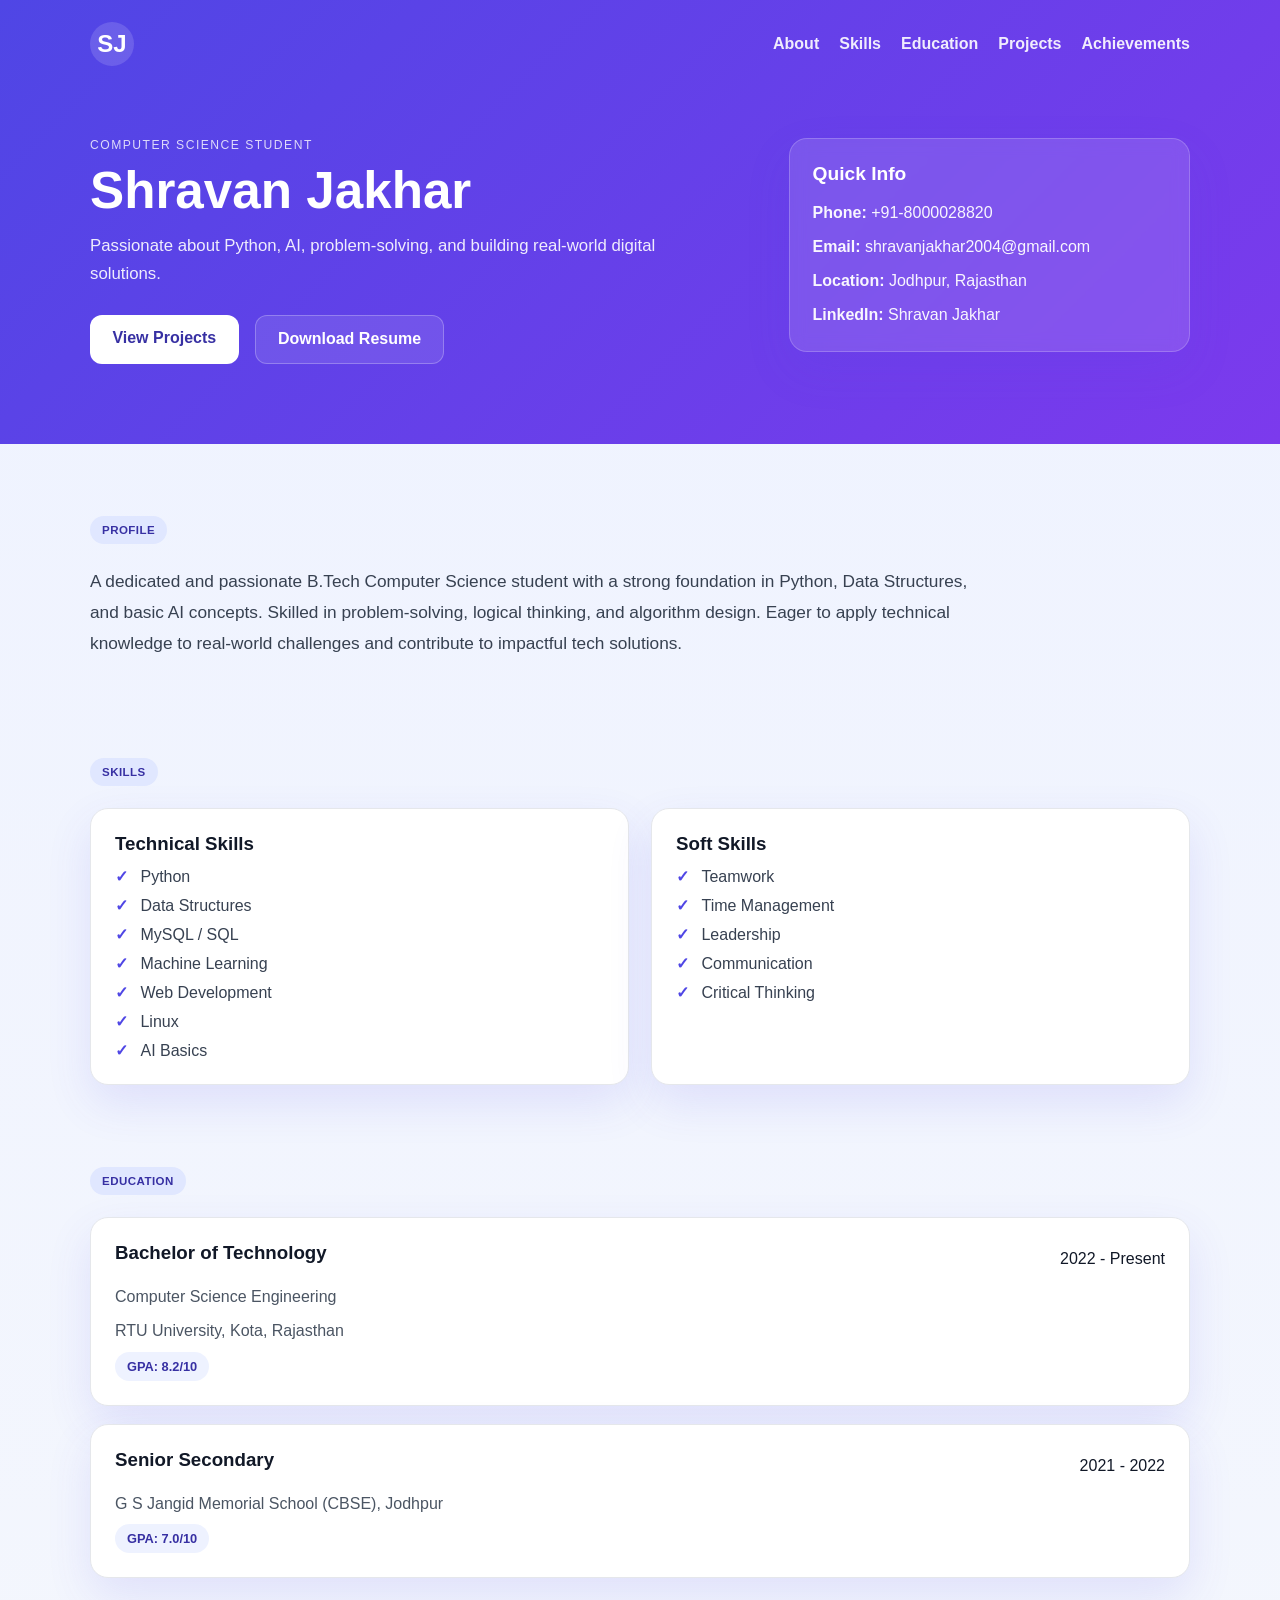
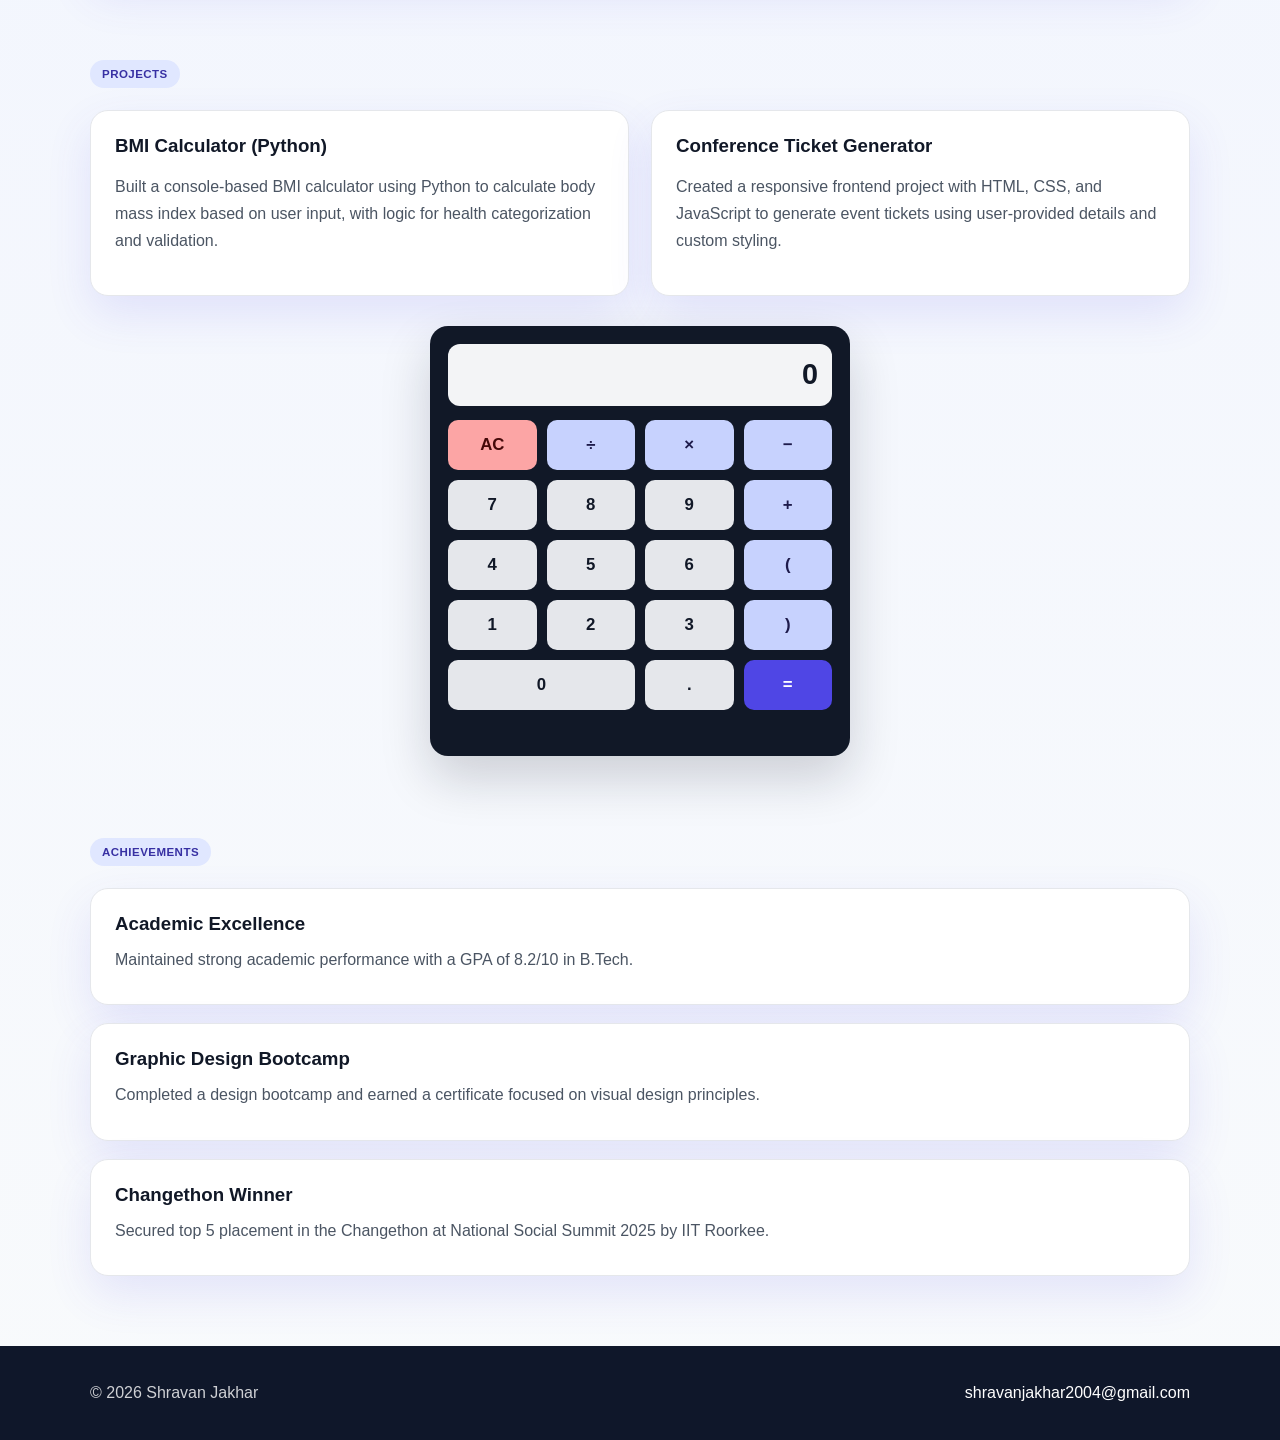
<file: docs/index.html>
<!DOCTYPE html>
<html lang="en">
<head>
  <meta charset="UTF-8" />
  <meta name="viewport" content="width=device-width, initial-scale=1.0" />
  <title>Shravan Jakhar | Resume</title>
  <meta name="description" content="Resume website for Shravan Jakhar, Computer Science student with Python, AI, and web development skills." />
  <link rel="stylesheet" href="styles.css" />
</head>
<body>
  <header class="hero">
    <nav class="nav container">
      <a href="#top" class="brand">SJ</a>
      <div class="nav-links">
        <a href="#about">About</a>
        <a href="#skills">Skills</a>
        <a href="#education">Education</a>
        <a href="#projects">Projects</a>
        <a href="#achievements">Achievements</a>
      </div>
    </nav>

    <div class="hero-inner container">
      <div class="hero-text">
        <p class="eyebrow">Computer Science Student</p>
        <h1>Shravan Jakhar</h1>
        <p class="subtitle">Passionate about Python, AI, problem-solving, and building real-world digital solutions.</p>
        <div class="cta-row">
          <a class="btn primary" href="#projects">View Projects</a>
          <a class="btn secondary" href="../sr resume 0.1 (1).jpeg" target="_blank" rel="noreferrer">Download Resume</a>
        </div>
      </div>
      <div class="hero-card">
        <h3>Quick Info</h3>
        <ul>
          <li><strong>Phone:</strong> +91-8000028820</li>
          <li><strong>Email:</strong> shravanjakhar2004@gmail.com</li>
          <li><strong>Location:</strong> Jodhpur, Rajasthan</li>
          <li><strong>LinkedIn:</strong> Shravan Jakhar</li>
        </ul>
      </div>
    </div>
  </header>

  <main class="container">
    <section id="about" class="section">
      <div class="section-header">
        <span class="tag">Profile</span>
      </div>
      <p class="lead">
        A dedicated and passionate B.Tech Computer Science student with a strong foundation in Python,
        Data Structures, and basic AI concepts. Skilled in problem-solving, logical thinking, and algorithm design.
        Eager to apply technical knowledge to real-world challenges and contribute to impactful tech solutions.
      </p>
    </section>

    <section id="skills" class="section">
      <div class="section-header">
        <span class="tag">Skills</span>
      </div>
      <div class="grid two-col">
        <div class="card">
          <h3>Technical Skills</h3>
          <ul class="check-list">
            <li>Python</li>
            <li>Data Structures</li>
            <li>MySQL / SQL</li>
            <li>Machine Learning</li>
            <li>Web Development</li>
            <li>Linux</li>
            <li>AI Basics</li>
          </ul>
        </div>
        <div class="card">
          <h3>Soft Skills</h3>
          <ul class="check-list">
            <li>Teamwork</li>
            <li>Time Management</li>
            <li>Leadership</li>
            <li>Communication</li>
            <li>Critical Thinking</li>
          </ul>
        </div>
      </div>
    </section>

    <section id="education" class="section">
      <div class="section-header">
        <span class="tag">Education</span>
      </div>
      <div class="timeline">
        <div class="item">
          <div class="item-head">
            <h3>Bachelor of Technology</h3>
            <span>2022 - Present</span>
          </div>
          <p>Computer Science Engineering</p>
          <p>RTU University, Kota, Rajasthan</p>
          <span class="badge">GPA: 8.2/10</span>
        </div>
        <div class="item">
          <div class="item-head">
            <h3>Senior Secondary</h3>
            <span>2021 - 2022</span>
          </div>
          <p>G S Jangid Memorial School (CBSE), Jodhpur</p>
          <span class="badge">GPA: 7.0/10</span>
        </div>
      </div>
    </section>

    <section id="projects" class="section">
      <div class="section-header">
        <span class="tag">Projects</span>
      </div>
      <div class="grid two-col">
        <article class="card project-card">
          <h3>BMI Calculator (Python)</h3>
          <p>
            Built a console-based BMI calculator using Python to calculate body mass index based on user input,
            with logic for health categorization and validation.
          </p>
        </article>
        <article class="card project-card">
          <h3>Conference Ticket Generator</h3>
          <p>
            Created a responsive frontend project with HTML, CSS, and JavaScript to generate event tickets using
            user-provided details and custom styling.
          </p>
        </article>
      </div>

      <div class="calculator-wrap">
        <div class="calculator-box">
          <div id="display" class="display">0</div>
          <div class="calc-grid">
            <button class="btn-clear" onclick="clearDisplay()">AC</button>
            <button class="op" onclick="appendValue('/')">÷</button>
            <button class="op" onclick="appendValue('*')">×</button>
            <button class="op" onclick="appendValue('-')">−</button>

            <button onclick="appendValue('7')">7</button>
            <button onclick="appendValue('8')">8</button>
            <button onclick="appendValue('9')">9</button>
            <button class="op" onclick="appendValue('+')">+</button>

            <button onclick="appendValue('4')">4</button>
            <button onclick="appendValue('5')">5</button>
            <button onclick="appendValue('6')">6</button>
            <button class="op" onclick="appendValue('('">(</button>

            <button onclick="appendValue('1')">1</button>
            <button onclick="appendValue('2')">2</button>
            <button onclick="appendValue('3')">3</button>
            <button class="op" onclick="appendValue(')')">)</button>

            <button class="zero" onclick="appendValue('0')">0</button>
            <button onclick="appendValue('.')">.</button>
            <button class="equals" onclick="calculateExpression()">=</button>
          </div>
          <div id="calc-error" class="calc-error"></div>
        </div>
      </div>
    </section>

    <section id="achievements" class="section">
      <div class="section-header">
        <span class="tag">Achievements</span>
      </div>
      <div class="achievements">
        <div class="item">
          <h3>Academic Excellence</h3>
          <p>Maintained strong academic performance with a GPA of 8.2/10 in B.Tech.</p>
        </div>
        <div class="item">
          <h3>Graphic Design Bootcamp</h3>
          <p>Completed a design bootcamp and earned a certificate focused on visual design principles.</p>
        </div>
        <div class="item">
          <h3>Changethon Winner</h3>
          <p>Secured top 5 placement in the Changethon at National Social Summit 2025 by IIT Roorkee.</p>
        </div>
      </div>
    </section>

  </main>

  <footer class="footer">
    <div class="container footer-inner">
      <p>© 2026 Shravan Jakhar</p>
      <a href="mailto:shravanjakhar2004@gmail.com">shravanjakhar2004@gmail.com</a>
    </div>
  </footer>

  <script>
    const display = document.getElementById('display');
    const calcError = document.getElementById('calc-error');
    let expression = '';

    function appendValue(value) {
      expression += value;
      display.textContent = expression || '0';
      calcError.textContent = '';
    }

    function clearDisplay() {
      expression = '';
      display.textContent = '0';
      calcError.textContent = '';
    }

    function calculateExpression() {
      if (!expression) return;

      try {
        const result = Function(`"use strict"; return (${expression})`)();
        if (!Number.isFinite(result)) {
          throw new Error('Invalid calculation');
        }
        expression = String(result);
        display.textContent = expression;
        calcError.textContent = '';
      } catch (error) {
        calcError.textContent = 'Invalid expression';
      }
    }

    document.addEventListener('keydown', (event) => {
      if (/^[0-9+\-*/().]$/.test(event.key)) {
        appendValue(event.key);
      } else if (event.key === 'Enter') {
        calculateExpression();
      } else if (event.key === 'Backspace') {
        expression = expression.slice(0, -1);
        display.textContent = expression || '0';
      } else if (event.key === 'Escape') {
        clearDisplay();
      }
    });
  </script>
</body>
</html>
</file>
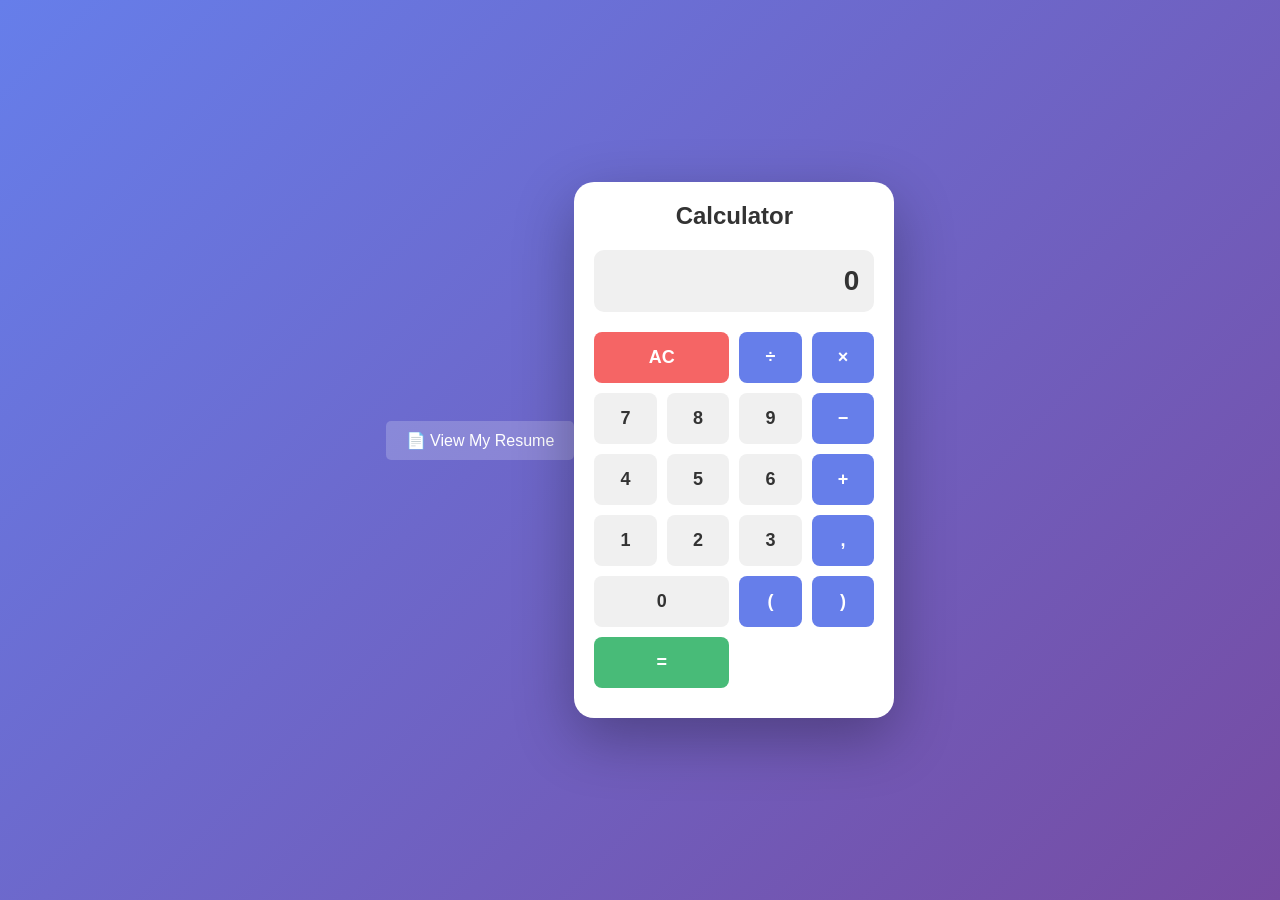
<file: templates/index.html>
<!DOCTYPE html>
<html lang="en">
<head>
    <meta charset="UTF-8">
    <meta name="viewport" content="width=device-width, initial-scale=1.0">
    <title>Web Calculator</title>
    <style>
        * {
            margin: 0;
            padding: 0;
            box-sizing: border-box;
        }

        body {
            display: flex;
            justify-content: center;
            align-items: center;
            min-height: 100vh;
            background: linear-gradient(135deg, #667eea 0%, #764ba2 100%);
            font-family: 'Arial', sans-serif;
        }

        .calculator {
            background: white;
            border-radius: 20px;
            box-shadow: 0 20px 60px rgba(0, 0, 0, 0.3);
            width: 320px;
            padding: 20px;
        }

        .calculator h1 {
            text-align: center;
            color: #333;
            margin-bottom: 20px;
            font-size: 24px;
        }

        .display {
            background: #f0f0f0;
            border-radius: 10px;
            padding: 15px;
            margin-bottom: 20px;
            text-align: right;
            font-size: 28px;
            font-weight: bold;
            color: #333;
            word-wrap: break-word;
            word-break: break-all;
            min-height: 50px;
        }

        .buttons {
            display: grid;
            grid-template-columns: repeat(4, 1fr);
            gap: 10px;
        }

        button {
            padding: 15px;
            font-size: 18px;
            font-weight: bold;
            border: none;
            border-radius: 8px;
            cursor: pointer;
            transition: all 0.2s;
        }

        button:hover {
            transform: translateY(-2px);
            box-shadow: 0 5px 15px rgba(0, 0, 0, 0.2);
        }

        button:active {
            transform: translateY(0);
        }

        .number {
            background: #f0f0f0;
            color: #333;
        }

        .number:hover {
            background: #e0e0e0;
        }

        .operator {
            background: #667eea;
            color: white;
        }

        .operator:hover {
            background: #5568d3;
        }

        .equals {
            background: #48bb78;
            color: white;
            grid-column: span 2;
        }

        .equals:hover {
            background: #38a169;
        }

        .clear {
            background: #f56565;
            color: white;
            grid-column: span 2;
        }

        .clear:hover {
            background: #e53e3e;
        }

        .error {
            color: #f56565;
            text-align: center;
            margin-top: 10px;
            font-size: 12px;
        }
    </style>
</head>
<body>
    <div style="text-align: center; margin-bottom: 20px;">
        <a href="/resume" style="color: white; text-decoration: none; background: rgba(255,255,255,0.2); padding: 10px 20px; border-radius: 5px; display: inline-block; transition: background 0.3s;">📄 View My Resume</a>
    </div>
    <div class="calculator">
        <h1>Calculator</h1>
        <div id="display" class="display">0</div>
        <div class="buttons">
            <button class="clear" onclick="clearDisplay()">AC</button>
            <button class="operator" onclick="appendOperator('/')">÷</button>
            <button class="operator" onclick="appendOperator('*')">×</button>
            
            <button class="number" onclick="appendNumber('7')">7</button>
            <button class="number" onclick="appendNumber('8')">8</button>
            <button class="number" onclick="appendNumber('9')">9</button>
            <button class="operator" onclick="appendOperator('-')">−</button>
            
            <button class="number" onclick="appendNumber('4')">4</button>
            <button class="number" onclick="appendNumber('5')">5</button>
            <button class="number" onclick="appendNumber('6')">6</button>
            <button class="operator" onclick="appendOperator('+')">+</button>
            
            <button class="number" onclick="appendNumber('1')">1</button>
            <button class="number" onclick="appendNumber('2')">2</button>
            <button class="number" onclick="appendNumber('3')">3</button>
            <button class="operator" onclick="appendOperator('.')">,</button>
            
            <button class="number" onclick="appendNumber('0')" style="grid-column: span 2;">0</button>
            <button class="operator" onclick="appendOperator('(')">(</button>
            <button class="operator" onclick="appendOperator(')')">)</button>
            
            <button class="equals" onclick="calculate()">=</button>
        </div>
        <div id="error" class="error"></div>
    </div>

    <script>
        let display = document.getElementById('display');
        let errorMsg = document.getElementById('error');
        let currentInput = '';

        function appendNumber(num) {
            currentInput += num;
            updateDisplay();
            errorMsg.textContent = '';
        }

        function appendOperator(op) {
            if (currentInput === '' && op !== '-' && op !== '(') return;
            currentInput += op;
            updateDisplay();
            errorMsg.textContent = '';
        }

        function updateDisplay() {
            display.textContent = currentInput || '0';
        }

        function clearDisplay() {
            currentInput = '';
            updateDisplay();
            errorMsg.textContent = '';
        }

        function calculate() {
            if (currentInput === '') return;

            fetch('/calculate', {
                method: 'POST',
                headers: {
                    'Content-Type': 'application/json',
                },
                body: JSON.stringify({ expression: currentInput })
            })
            .then(response => response.json())
            .then(data => {
                if (data.error) {
                    errorMsg.textContent = 'Error: ' + data.error;
                } else {
                    currentInput = String(data.result);
                    updateDisplay();
                    errorMsg.textContent = '';
                }
            })
            .catch(error => {
                errorMsg.textContent = 'Error: ' + error;
            });
        }

        // Allow Enter key to calculate
        document.addEventListener('keypress', function(event) {
            if (event.key === 'Enter') {
                calculate();
            }
        });
    </script>
</body>
</html>
</file>
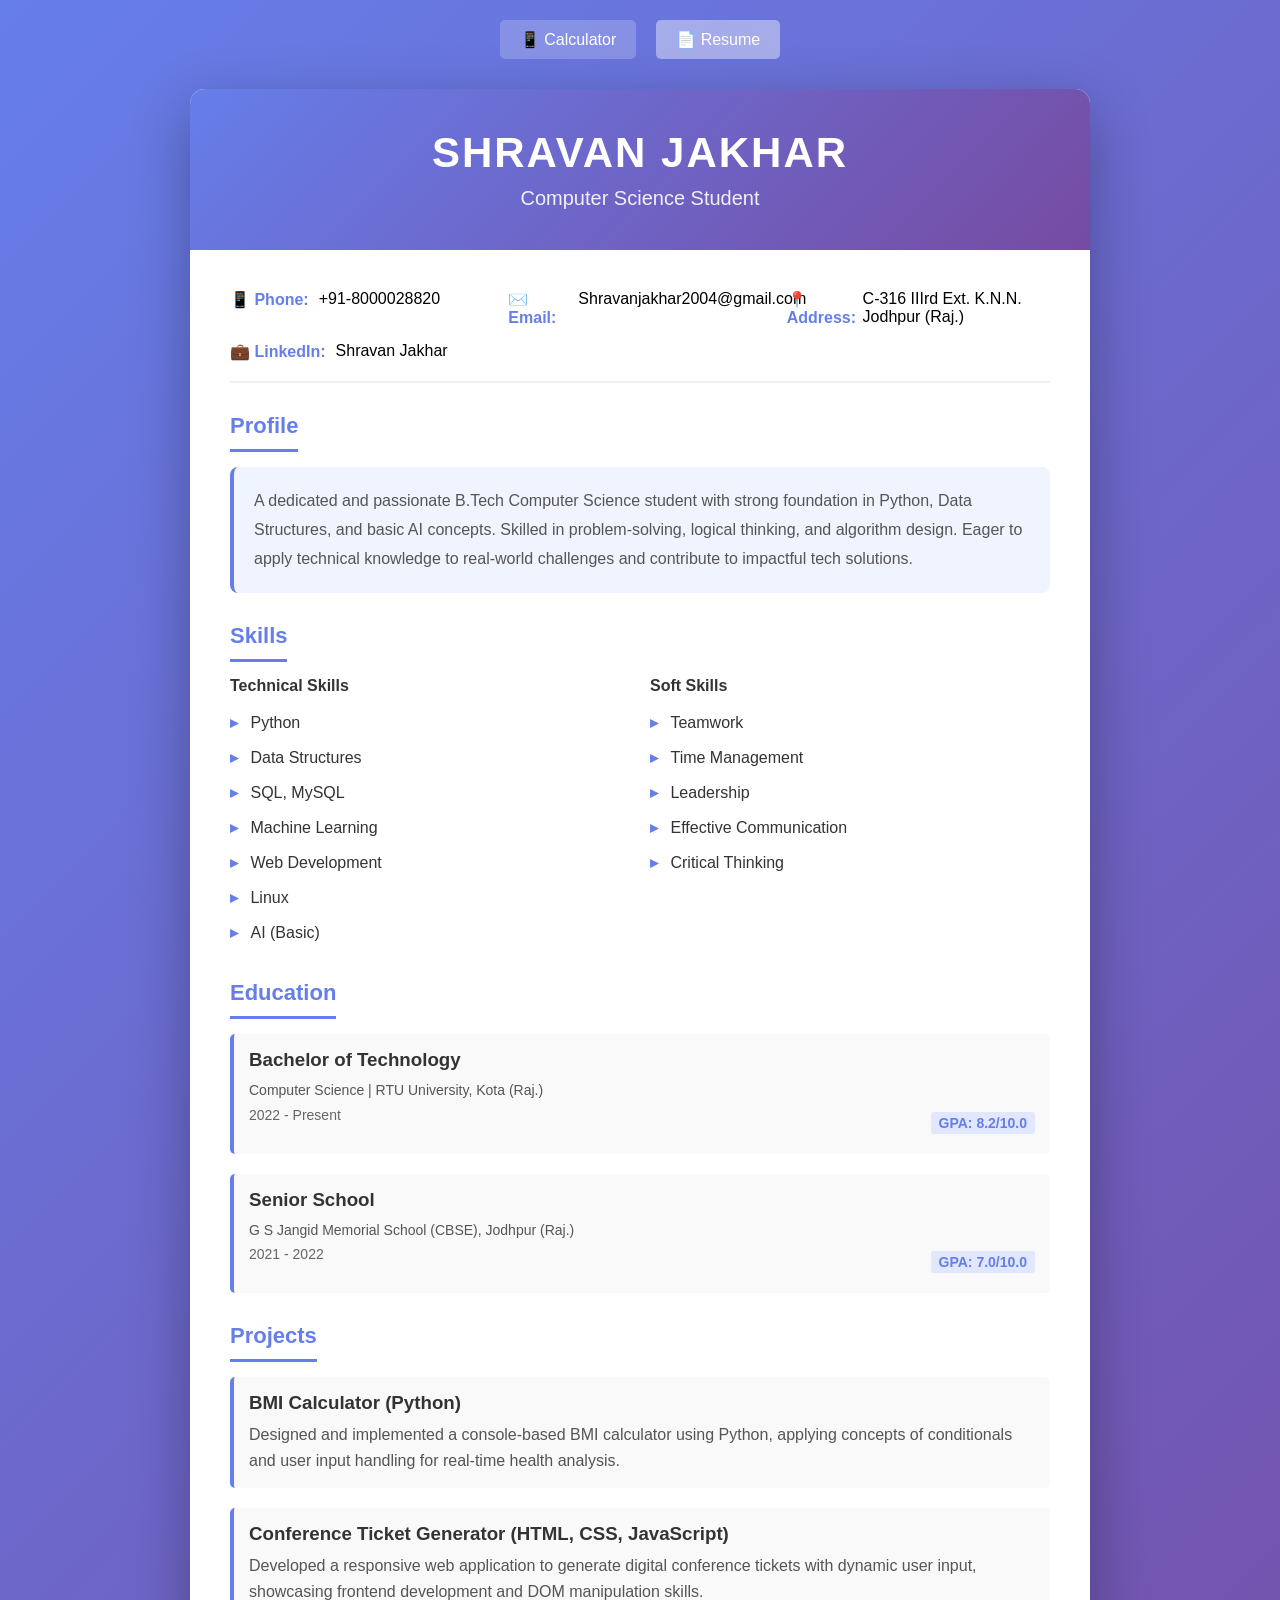
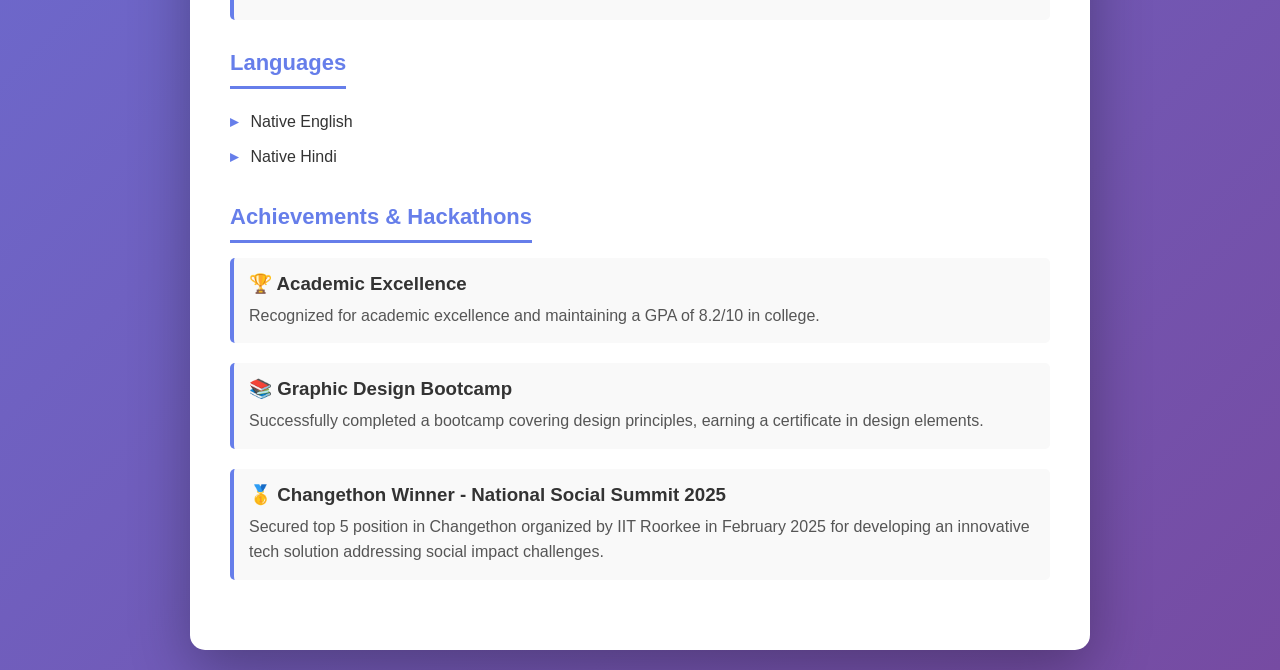
<file: templates/resume.html>
<!DOCTYPE html>
<html lang="en">
<head>
    <meta charset="UTF-8">
    <meta name="viewport" content="width=device-width, initial-scale=1.0">
    <title>Shravan Jakhar - Resume</title>
    <style>
        * {
            margin: 0;
            padding: 0;
            box-sizing: border-box;
        }

        body {
            font-family: 'Segoe UI', Tahoma, Geneva, Verdana, sans-serif;
            background: linear-gradient(135deg, #667eea 0%, #764ba2 100%);
            padding: 20px;
            min-height: 100vh;
        }

        .navbar {
            display: flex;
            justify-content: center;
            gap: 20px;
            margin-bottom: 30px;
        }

        .navbar a {
            color: white;
            text-decoration: none;
            padding: 10px 20px;
            border-radius: 5px;
            transition: background 0.3s;
            background: rgba(255, 255, 255, 0.2);
        }

        .navbar a:hover {
            background: rgba(255, 255, 255, 0.3);
        }

        .container {
            max-width: 900px;
            margin: 0 auto;
            background: white;
            border-radius: 15px;
            box-shadow: 0 20px 60px rgba(0, 0, 0, 0.3);
            overflow: hidden;
        }

        header {
            background: linear-gradient(135deg, #667eea 0%, #764ba2 100%);
            color: white;
            padding: 40px;
            text-align: center;
        }

        header h1 {
            font-size: 42px;
            margin-bottom: 10px;
            letter-spacing: 2px;
        }

        header p {
            font-size: 20px;
            opacity: 0.9;
        }

        .content {
            padding: 40px;
        }

        .contact-info {
            display: grid;
            grid-template-columns: repeat(auto-fit, minmax(250px, 1fr));
            gap: 15px;
            margin-bottom: 30px;
            padding-bottom: 20px;
            border-bottom: 2px solid #f0f0f0;
        }

        .contact-item {
            display: flex;
            align-items: flex-start;
            gap: 10px;
        }

        .contact-item strong {
            color: #667eea;
            min-width: 60px;
        }

        section {
            margin-bottom: 30px;
        }

        section h2 {
            color: #667eea;
            font-size: 22px;
            margin-bottom: 15px;
            padding-bottom: 10px;
            border-bottom: 3px solid #667eea;
            display: inline-block;
        }

        .two-column {
            display: grid;
            grid-template-columns: 1fr 1fr;
            gap: 20px;
        }

        .skills-list {
            list-style: none;
        }

        .skills-list li {
            padding: 8px 0;
            color: #333;
        }

        .skills-list li:before {
            content: "▸ ";
            color: #667eea;
            font-weight: bold;
            margin-right: 8px;
        }

        .education-item,
        .project-item,
        .achievement-item {
            margin-bottom: 20px;
            padding: 15px;
            background: #f9f9f9;
            border-left: 4px solid #667eea;
            border-radius: 5px;
        }

        .education-item h3,
        .project-item h3,
        .achievement-item h3 {
            color: #333;
            margin-bottom: 5px;
        }

        .education-meta {
            display: flex;
            justify-content: space-between;
            font-size: 14px;
            color: #666;
            margin: 5px 0;
        }

        .gpa {
            background: #e0e7ff;
            color: #667eea;
            padding: 3px 8px;
            border-radius: 3px;
            font-weight: bold;
            display: inline-block;
            margin-top: 5px;
        }

        .project-item p,
        .education-item p:not(.education-meta),
        .achievement-item p {
            color: #555;
            line-height: 1.6;
            margin-top: 8px;
        }

        .school-name {
            font-size: 14px;
            color: #666;
            margin-top: 3px;
        }

        .profile-box {
            background: #f0f4ff;
            padding: 20px;
            border-radius: 8px;
            border-left: 4px solid #667eea;
            margin-bottom: 20px;
        }

        .profile-box p {
            color: #555;
            line-height: 1.8;
        }

        @media (max-width: 768px) {
            header h1 {
                font-size: 28px;
            }

            .two-column {
                grid-template-columns: 1fr;
            }

            .contact-info {
                grid-template-columns: 1fr;
            }

            .navbar {
                flex-wrap: wrap;
            }
        }
    </style>
</head>
<body>
    <div class="navbar">
        <a href="/">📱 Calculator</a>
        <a href="/resume"style="background: rgba(255, 255, 255, 0.4);">📄 Resume</a>
    </div>

    <div class="container">
        <header>
            <h1>SHRAVAN JAKHAR</h1>
            <p>Computer Science Student</p>
        </header>

        <div class="content">
            <!-- Contact Section -->
            <div class="contact-info">
                <div class="contact-item">
                    <strong>📱 Phone:</strong>
                    <span>+91-8000028820</span>
                </div>
                <div class="contact-item">
                    <strong>✉️ Email:</strong>
                    <span>Shravanjakhar2004@gmail.com</span>
                </div>
                <div class="contact-item">
                    <strong>📍 Address:</strong>
                    <span>C-316 IIIrd Ext. K.N.N. Jodhpur (Raj.)</span>
                </div>
                <div class="contact-item">
                    <strong>💼 LinkedIn:</strong>
                    <span>Shravan Jakhar</span>
                </div>
            </div>

            <!-- Profile Section -->
            <section>
                <h2>Profile</h2>
                <div class="profile-box">
                    <p>A dedicated and passionate B.Tech Computer Science student with strong foundation in Python, Data Structures, and basic AI concepts. Skilled in problem-solving, logical thinking, and algorithm design. Eager to apply technical knowledge to real-world challenges and contribute to impactful tech solutions.</p>
                </div>
            </section>

            <!-- Skills Section -->
            <section>
                <h2>Skills</h2>
                <div class="two-column">
                    <div>
                        <h3 style="color: #333; font-size: 16px; margin-bottom: 10px;">Technical Skills</h3>
                        <ul class="skills-list">
                            <li>Python</li>
                            <li>Data Structures</li>
                            <li>SQL, MySQL</li>
                            <li>Machine Learning</li>
                            <li>Web Development</li>
                            <li>Linux</li>
                            <li>AI (Basic)</li>
                        </ul>
                    </div>
                    <div>
                        <h3 style="color: #333; font-size: 16px; margin-bottom: 10px;">Soft Skills</h3>
                        <ul class="skills-list">
                            <li>Teamwork</li>
                            <li>Time Management</li>
                            <li>Leadership</li>
                            <li>Effective Communication</li>
                            <li>Critical Thinking</li>
                        </ul>
                    </div>
                </div>
            </section>

            <!-- Education Section -->
            <section>
                <h2>Education</h2>
                <div class="education-item">
                    <h3>Bachelor of Technology</h3>
                    <p class="school-name">Computer Science | RTU University, Kota (Raj.)</p>
                    <div class="education-meta">
                        <span>2022 - Present</span>
                        <span class="gpa">GPA: 8.2/10.0</span>
                    </div>
                </div>
                <div class="education-item">
                    <h3>Senior School</h3>
                    <p class="school-name">G S Jangid Memorial School (CBSE), Jodhpur (Raj.)</p>
                    <div class="education-meta">
                        <span>2021 - 2022</span>
                        <span class="gpa">GPA: 7.0/10.0</span>
                    </div>
                </div>
            </section>

            <!-- Projects Section -->
            <section>
                <h2>Projects</h2>
                <div class="project-item">
                    <h3>BMI Calculator (Python)</h3>
                    <p>Designed and implemented a console-based BMI calculator using Python, applying concepts of conditionals and user input handling for real-time health analysis.</p>
                </div>
                <div class="project-item">
                    <h3>Conference Ticket Generator (HTML, CSS, JavaScript)</h3>
                    <p>Developed a responsive web application to generate digital conference tickets with dynamic user input, showcasing frontend development and DOM manipulation skills.</p>
                </div>
            </section>

            <!-- Languages Section -->
            <section>
                <h2>Languages</h2>
                <ul class="skills-list">
                    <li>Native English</li>
                    <li>Native Hindi</li>
                </ul>
            </section>

            <!-- Achievements Section -->
            <section>
                <h2>Achievements & Hackathons</h2>
                <div class="achievement-item">
                    <h3>🏆 Academic Excellence</h3>
                    <p>Recognized for academic excellence and maintaining a GPA of 8.2/10 in college.</p>
                </div>
                <div class="achievement-item">
                    <h3>📚 Graphic Design Bootcamp</h3>
                    <p>Successfully completed a bootcamp covering design principles, earning a certificate in design elements.</p>
                </div>
                <div class="achievement-item">
                    <h3>🥇 Changethon Winner - National Social Summit 2025</h3>
                    <p>Secured top 5 position in Changethon organized by IIT Roorkee in February 2025 for developing an innovative tech solution addressing social impact challenges.</p>
                </div>
            </section>
        </div>
    </div>
</body>
</html>
</file>
<file: docs/styles.css>
:root {
  --primary: #4f46e5;
  --primary-dark: #3730a3;
  --secondary: #111827;
  --muted: #6b7280;
  --bg: #f8fafc;
  --card: #ffffff;
  --border: #e5e7eb;
  --shadow: 0 18px 45px rgba(79, 70, 229, 0.12);
}

* {
  box-sizing: border-box;
}

html {
  scroll-behavior: smooth;
}

body {
  margin: 0;
  font-family: "Segoe UI", Tahoma, Geneva, Verdana, sans-serif;
  background: linear-gradient(180deg, #eef2ff 0%, #f8fafc 100%);
  color: var(--secondary);
}

img {
  max-width: 100%;
  display: block;
}

.container {
  width: min(1100px, calc(100% - 32px));
  margin: 0 auto;
}

.hero {
  background: linear-gradient(135deg, #4f46e5 0%, #7c3aed 100%);
  color: #fff;
  padding-bottom: 80px;
}

.nav {
  display: flex;
  align-items: center;
  justify-content: space-between;
  padding: 22px 0;
}

.brand {
  text-decoration: none;
  font-size: 1.5rem;
  font-weight: 700;
  color: #fff;
  background: rgba(255,255,255,0.14);
  width: 44px;
  height: 44px;
  border-radius: 50%;
  display: grid;
  place-items: center;
}

.nav-links {
  display: flex;
  gap: 20px;
  flex-wrap: wrap;
}

.nav-links a {
  text-decoration: none;
  color: rgba(255,255,255,0.9);
  font-weight: 600;
}

.hero-inner {
  display: grid;
  grid-template-columns: 1.5fr 0.9fr;
  gap: 32px;
  align-items: center;
  padding-top: 38px;
}

.eyebrow {
  letter-spacing: 0.12em;
  text-transform: uppercase;
  font-size: 0.76rem;
  color: rgba(255,255,255,0.8);
  margin-bottom: 12px;
}

h1 {
  margin: 0;
  font-size: clamp(2.3rem, 4vw, 4rem);
  line-height: 1.05;
}

.subtitle {
  font-size: 1.05rem;
  line-height: 1.7;
  color: rgba(255,255,255,0.9);
  max-width: 620px;
  margin-top: 14px;
}

.cta-row {
  display: flex;
  gap: 16px;
  flex-wrap: wrap;
  margin-top: 26px;
}

.btn {
  display: inline-block;
  text-decoration: none;
  font-weight: 700;
  padding: 0.9rem 1.4rem;
  border-radius: 12px;
  transition: transform 0.2s ease, box-shadow 0.2s ease;
}

.btn:hover {
  transform: translateY(-1px);
}

.btn.primary {
  background: #fff;
  color: var(--primary-dark);
}

.btn.secondary {
  background: rgba(255,255,255,0.1);
  border: 1px solid rgba(255,255,255,0.25);
  color: #fff;
}

.hero-card {
  background: rgba(255,255,255,0.12);
  border: 1px solid rgba(255,255,255,0.2);
  border-radius: 18px;
  padding: 24px 22px;
  backdrop-filter: blur(8px);
  box-shadow: var(--shadow);
}

.hero-card h3 {
  margin-top: 0;
  margin-bottom: 16px;
  font-size: 1.2rem;
}

.hero-card ul {
  list-style: none;
  padding: 0;
  margin: 0;
  display: grid;
  gap: 10px;
  color: rgba(255,255,255,0.95);
  line-height: 1.5;
}

.section {
  padding: 72px 0 10px;
}

.section-header {
  margin-bottom: 22px;
}

.tag {
  display: inline-block;
  background: #e0e7ff;
  color: var(--primary-dark);
  font-weight: 700;
  letter-spacing: 0.04em;
  text-transform: uppercase;
  padding: 8px 12px;
  border-radius: 999px;
  font-size: 0.72rem;
}

.lead {
  font-size: 1.08rem;
  line-height: 1.8;
  color: #374151;
  max-width: 900px;
}

.grid {
  display: grid;
  gap: 22px;
}

.two-col {
  grid-template-columns: repeat(2, minmax(0, 1fr));
}

.card,
.item {
  background: var(--card);
  border: 1px solid var(--border);
  border-radius: 18px;
  box-shadow: var(--shadow);
  padding: 24px;
}

.card h3,
.item h3 {
  margin-top: 0;
  margin-bottom: 12px;
}

.check-list {
  list-style: none;
  padding: 0;
  margin: 0;
  display: grid;
  gap: 10px;
  color: #374151;
}

.check-list li::before {
  content: "✓ ";
  color: var(--primary);
  font-weight: 700;
  margin-right: 8px;
}

.timeline,
.achievements {
  display: grid;
  gap: 18px;
}

.item-head {
  display: flex;
  justify-content: space-between;
  align-items: center;
  gap: 12px;
  flex-wrap: wrap;
}

.item p {
  margin: 8px 0;
  color: #4b5563;
  line-height: 1.6;
}

.badge {
  display: inline-block;
  background: #eef2ff;
  color: var(--primary-dark);
  border-radius: 999px;
  padding: 7px 12px;
  font-weight: 700;
  font-size: 0.8rem;
}

.project-card p {
  color: #4b5563;
  line-height: 1.7;
}

.footer {
  margin-top: 60px;
  background: #0f172a;
  color: rgba(255,255,255,0.8);
  padding: 22px 0;
}

.footer-inner {
  display: flex;
  justify-content: space-between;
  align-items: center;
  gap: 12px;
  flex-wrap: wrap;
}

.footer a {
  color: #fff;
  text-decoration: none;
}

.calculator-wrap {
  display: flex;
  justify-content: center;
  margin-top: 30px;
}

.calculator-box {
  width: min(420px, 100%);
  background: #111827;
  border-radius: 18px;
  padding: 18px;
  box-shadow: 0 22px 50px rgba(17, 24, 39, 0.18);
  margin: 0 auto;
}

.display {
  min-height: 62px;
  background: #f3f4f6;
  border-radius: 12px;
  display: flex;
  align-items: center;
  justify-content: flex-end;
  font-size: clamp(1.8rem, 2.2vw, 2.4rem);
  font-weight: 700;
  padding: 12px 14px;
  margin-bottom: 14px;
  overflow: hidden;
  word-break: break-all;
}

.calc-grid {
  display: grid;
  grid-template-columns: repeat(4, 1fr);
  gap: 10px;
}

.calc-grid button {
  border: none;
  border-radius: 10px;
  padding: 15px 8px;
  font-size: 1.05rem;
  font-weight: 700;
  background: #e5e7eb;
  color: #111827;
  cursor: pointer;
  transition: transform 0.15s ease, opacity 0.15s ease;
}

.calc-grid button:hover {
  transform: translateY(-1px);
}

.calc-grid .op {
  background: #c7d2fe;
  color: #1e1b4b;
}

.calc-grid .equals {
  background: #4f46e5;
  color: #fff;
}

.calc-grid .btn-clear {
  background: #fca5a5;
  color: #450a0a;
}

.calc-grid .zero {
  grid-column: span 2;
}

.calc-error {
  min-height: 18px;
  color: #fca5a5;
  font-weight: 600;
  margin-top: 10px;
  text-align: center;
  font-size: 0.9rem;
}

@media (max-width: 760px) {
  .nav {
    flex-direction: column;
    align-items: flex-start;
    gap: 12px;
  }

  .hero-inner,
  .two-col {
    grid-template-columns: 1fr;
  }

  .item-head {
    flex-direction: column;
    align-items: flex-start;
  }
}
</file>
